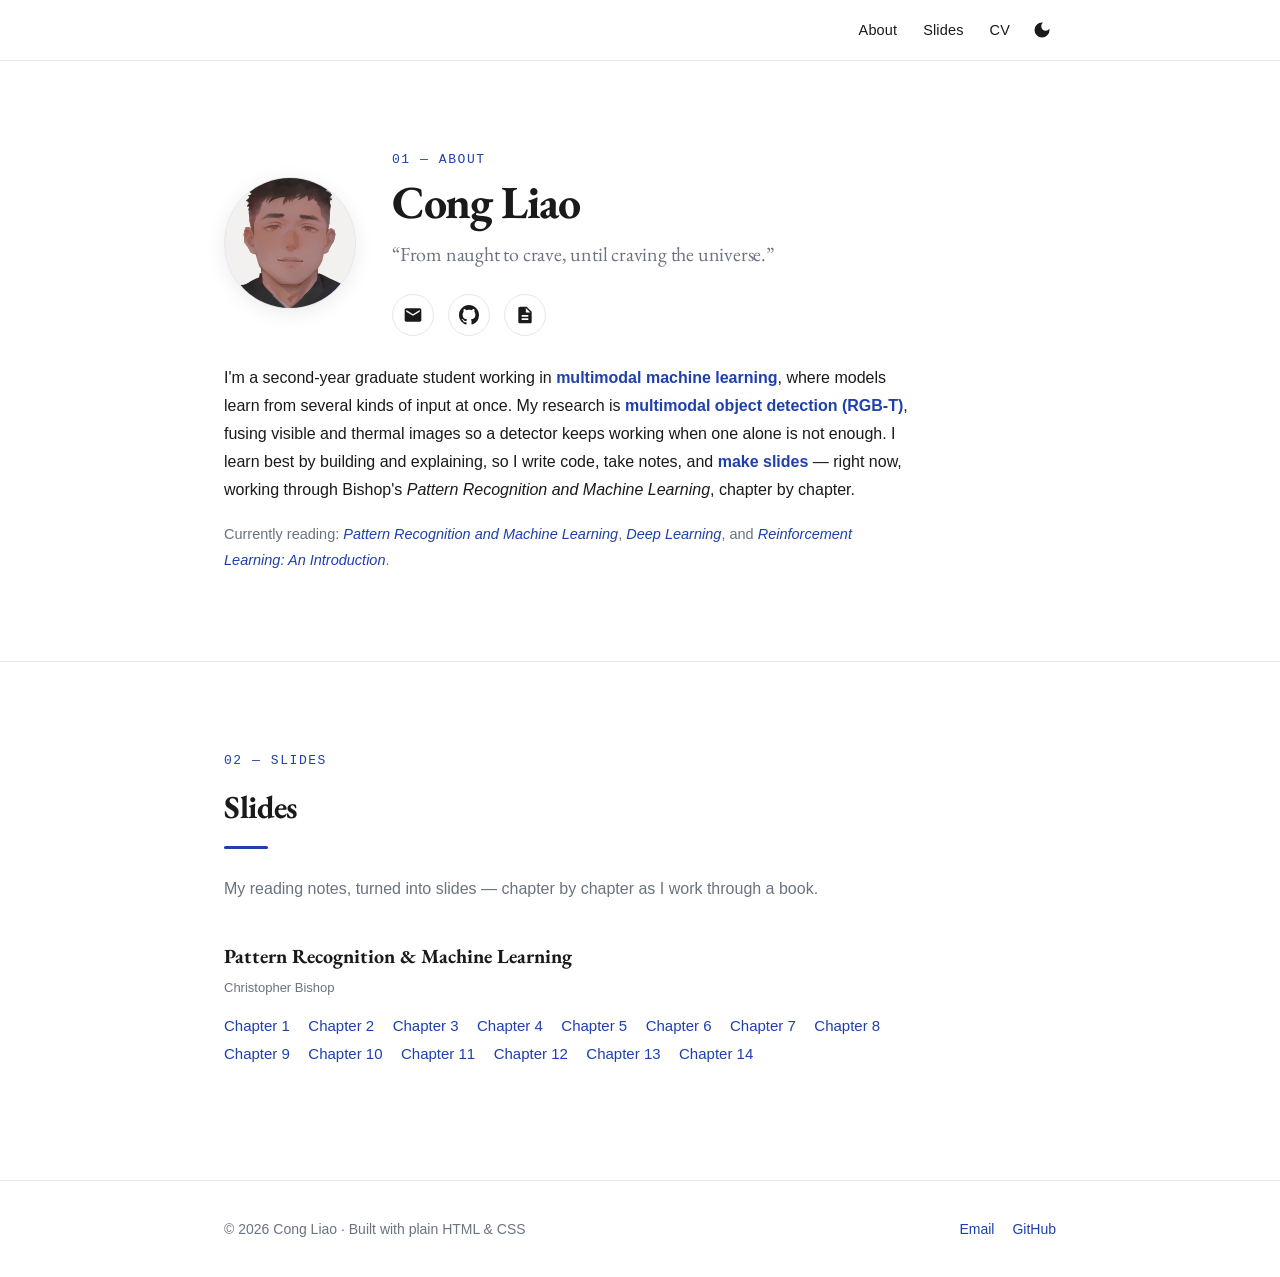
<file: index.html>
<!DOCTYPE html>
<html lang="en">
<head>
  <meta charset="UTF-8" />
  <meta name="viewport" content="width=device-width, initial-scale=1.0" />
  <meta name="description" content="Cong Liao's personal homepage — research and reading notes." />
  <title>Cong Liao</title>
  <script>
    document.documentElement.classList.add('js'); // 标记 JS 可用（用于滚动浮现动画）
    // 尽早设置主题，避免刷新时闪白：优先已保存的选择，其次跟随系统
    (function () {
      try {
        var t = localStorage.getItem('theme');
        if (t === 'dark' || (!t && window.matchMedia('(prefers-color-scheme: dark)').matches)) {
          document.documentElement.setAttribute('data-theme', 'dark');
        }
      } catch (e) {}
    })();
  </script>
  <link rel="icon" href="data:image/svg+xml,<svg xmlns='http://www.w3.org/2000/svg' viewBox='0 0 100 100'><text y='.9em' font-size='90'>🔥</text></svg>" />
  <link rel="preconnect" href="https://fonts.googleapis.com" />
  <link rel="preconnect" href="https://fonts.gstatic.com" crossorigin />
  <link href="https://fonts.googleapis.com/css2?family=EB+Garamond:ital,wght@0,400;0,500;0,600;1,400&display=swap" rel="stylesheet" />
  <link rel="stylesheet" href="style.css" />
</head>
<body>

  <!-- ============ 顶部导航 ============ -->
  <nav class="navbar">
    <div class="container nav-inner">
      <div class="nav-right">
        <ul class="nav-links" id="navLinks">
          <li><a href="#about">About</a></li>
          <li><a href="#slides">Slides</a></li>
          <li><a href="cv.html" target="_blank" rel="noopener">CV</a></li>
        </ul>
        <button class="theme-toggle" id="themeToggle" aria-label="Toggle dark mode">
          <svg class="icon-moon" viewBox="0 0 24 24" aria-hidden="true"><path d="M12 3a9 9 0 1 0 9 9c0-.46-.04-.92-.1-1.36a5.39 5.39 0 0 1-4.4 2.26 5.4 5.4 0 0 1-5.4-5.4c0-1.81.89-3.42 2.26-4.4A9 9 0 0 0 12 3z"/></svg>
          <svg class="icon-sun" viewBox="0 0 24 24" aria-hidden="true"><path d="M12 7c-2.76 0-5 2.24-5 5s2.24 5 5 5 5-2.24 5-5-2.24-5-5-5zM2 13h2c.55 0 1-.45 1-1s-.45-1-1-1H2c-.55 0-1 .45-1 1s.45 1 1 1zm18 0h2c.55 0 1-.45 1-1s-.45-1-1-1h-2c-.55 0-1 .45-1 1s.45 1 1 1zM11 2v2c0 .55.45 1 1 1s1-.45 1-1V2c0-.55-.45-1-1-1s-1 .45-1 1zm0 18v2c0 .55.45 1 1 1s1-.45 1-1v-2c0-.55-.45-1-1-1s-1 .45-1 1zM5.99 4.58c-.39-.39-1.03-.39-1.41 0-.39.39-.39 1.03 0 1.41l1.06 1.06c.39.39 1.03.39 1.41 0s.39-1.03 0-1.41L5.99 4.58zm12.37 12.37c-.39-.39-1.03-.39-1.41 0-.39.39-.39 1.03 0 1.41l1.06 1.06c.39.39 1.03.39 1.41 0 .39-.39.39-1.03 0-1.41l-1.06-1.06zm1.06-10.96c.39-.39.39-1.03 0-1.41-.39-.39-1.03-.39-1.41 0l-1.06 1.06c-.39.39-.39 1.03 0 1.41s1.03.39 1.41 0l1.06-1.06zM7.05 18.36c.39-.39.39-1.03 0-1.41-.39-.39-1.03-.39-1.41 0l-1.06 1.06c-.39.39-.39 1.03 0 1.41s1.03.39 1.41 0l1.06-1.06z"/></svg>
        </button>
        <button class="nav-toggle" id="navToggle" aria-label="Toggle menu">
          <span></span><span></span><span></span>
        </button>
      </div>
    </div>
  </nav>

  <main>
    <!-- ============ 自我介绍（名字、头像、社交链接都在这里） ============ -->
    <section id="about">
      <div class="container">
        <div class="about-head reveal">
          <!-- 头像：动漫化头像（原图不公开） -->
          <div class="avatar">
            <img class="avatar-img" src="assets/avatar.png" alt="Cong Liao" />
          </div>
          <div class="about-intro">
            <p class="section-label">01 — About</p>
            <h1>Cong Liao</h1>
            <p class="about-tagline">&ldquo;From naught to crave, until craving the universe.&rdquo;</p>
            <div class="social">
              <a class="social-link" href="mailto:trent@stu2025.jnu.edu.cn" aria-label="Email">
                <svg viewBox="0 0 24 24" aria-hidden="true"><path d="M20 4H4c-1.1 0-2 .9-2 2v12c0 1.1.9 2 2 2h16c1.1 0 2-.9 2-2V6c0-1.1-.9-2-2-2zm0 4-8 5-8-5V6l8 5 8-5v2z"/></svg>
              </a>
              <a class="social-link" href="https://github.com/caojieqiren" target="_blank" rel="noopener" aria-label="GitHub">
                <svg viewBox="0 0 16 16" aria-hidden="true"><path d="M8 0C3.58 0 0 3.58 0 8c0 3.54 2.29 6.53 5.47 7.59.4.07.55-.17.55-.38 0-.19-.01-.82-.01-1.49-2.01.37-2.53-.49-2.69-.94-.09-.23-.48-.94-.82-1.13-.28-.15-.68-.52-.01-.53.63-.01 1.08.58 1.23.82.72 1.21 1.87.87 2.33.66.07-.52.28-.87.51-1.07-1.78-.2-3.64-.89-3.64-3.95 0-.87.31-1.59.82-2.15-.08-.2-.36-1.02.08-2.12 0 0 .67-.21 2.2.82.64-.18 1.32-.27 2-.27s1.36.09 2 .27c1.53-1.04 2.2-.82 2.2-.82.44 1.1.16 1.92.08 2.12.51.56.82 1.27.82 2.15 0 3.07-1.87 3.75-3.65 3.95.29.25.54.73.54 1.48 0 1.07-.01 1.93-.01 2.2 0 .21.15.46.55.38A8.01 8.01 0 0 0 16 8c0-4.42-3.58-8-8-8z"/></svg>
              </a>
              <a class="social-link" href="cv.html" aria-label="CV">
                <svg viewBox="0 0 24 24" aria-hidden="true"><path d="M14 2H6c-1.1 0-2 .9-2 2v16c0 1.1.9 2 2 2h12c1.1 0 2-.9 2-2V8l-6-6zm2 16H8v-2h8v2zm0-4H8v-2h8v2zm-3-5V3.5L18.5 9H13z"/></svg>
              </a>
            </div>
          </div>
        </div>
        <div class="about-body reveal">
          <p>
            I'm a second-year graduate student working in <strong>multimodal machine
            learning</strong>, where models learn from several kinds of input at once.
            My research is <strong>multimodal object detection (RGB-T)</strong>, fusing
            visible and thermal images so a detector keeps working when one alone is
            not enough. I learn best by building and explaining, so I write code, take
            notes, and <strong>make slides</strong> — right now, working through
            Bishop's <em>Pattern Recognition and Machine Learning</em>, chapter by
            chapter.
          </p>
          <p class="reading">
            Currently reading:
            <em><a href="https://www.microsoft.com/en-us/research/publication/pattern-recognition-machine-learning/" target="_blank" rel="noopener">Pattern Recognition and Machine Learning</a></em>,
            <em><a href="https://www.deeplearningbook.org/" target="_blank" rel="noopener">Deep Learning</a></em>, and
            <em><a href="http://incompleteideas.net/book/the-book-2nd.html" target="_blank" rel="noopener">Reinforcement Learning: An Introduction</a></em>.
          </p>
        </div>
      </div>
    </section>

    <!-- ============ 幻灯片 Slides ============ -->
    <section id="slides">
      <div class="container">
        <p class="section-label">02 — Slides</p>
        <h2>Slides</h2>
        <p class="section-desc">My reading notes, turned into slides — chapter by chapter as I work through a book.</p>

        <div class="entry-list">

          <article class="entry reveal">
            <h3 class="entry-title">Pattern Recognition &amp; Machine Learning</h3>
            <p class="entry-meta">Christopher Bishop</p>
            <p class="entry-links">
              <a href="slides/prml-ch1.pdf">Chapter 1</a>
              <a href="slides/prml-ch2.pdf">Chapter 2</a>
              <a href="slides/prml-ch3.pdf">Chapter 3</a>
              <a href="slides/prml-ch4.pdf">Chapter 4</a>
              <a href="slides/prml-ch5.pdf">Chapter 5</a>
              <a href="slides/prml-ch6.pdf">Chapter 6</a>
              <a href="slides/prml-ch7.pdf">Chapter 7</a>
              <a href="slides/prml-ch8.pdf">Chapter 8</a>
              <a href="slides/prml-ch9.pdf">Chapter 9</a>
              <a href="slides/prml-ch10.pdf">Chapter 10</a>
              <a href="slides/prml-ch11.pdf">Chapter 11</a>
              <a href="slides/prml-ch12.pdf">Chapter 12</a>
              <a href="slides/prml-ch13.pdf">Chapter 13</a>
              <a href="slides/prml-ch14.pdf">Chapter 14</a>
            </p>
          </article>

        </div>
      </div>
    </section>

  </main>

  <!-- ============ 页脚 ============ -->
  <footer>
    <div class="container footer-inner">
      <p>© <span id="year"></span> Cong Liao · Built with plain HTML &amp; CSS</p>
      <p class="footer-links">
        <a href="mailto:trent@stu2025.jnu.edu.cn">Email</a>
        <a href="https://github.com/caojieqiren" target="_blank" rel="noopener">GitHub</a>
      </p>
    </div>
  </footer>

  <script src="script.js"></script>
</body>
</html>
</file>
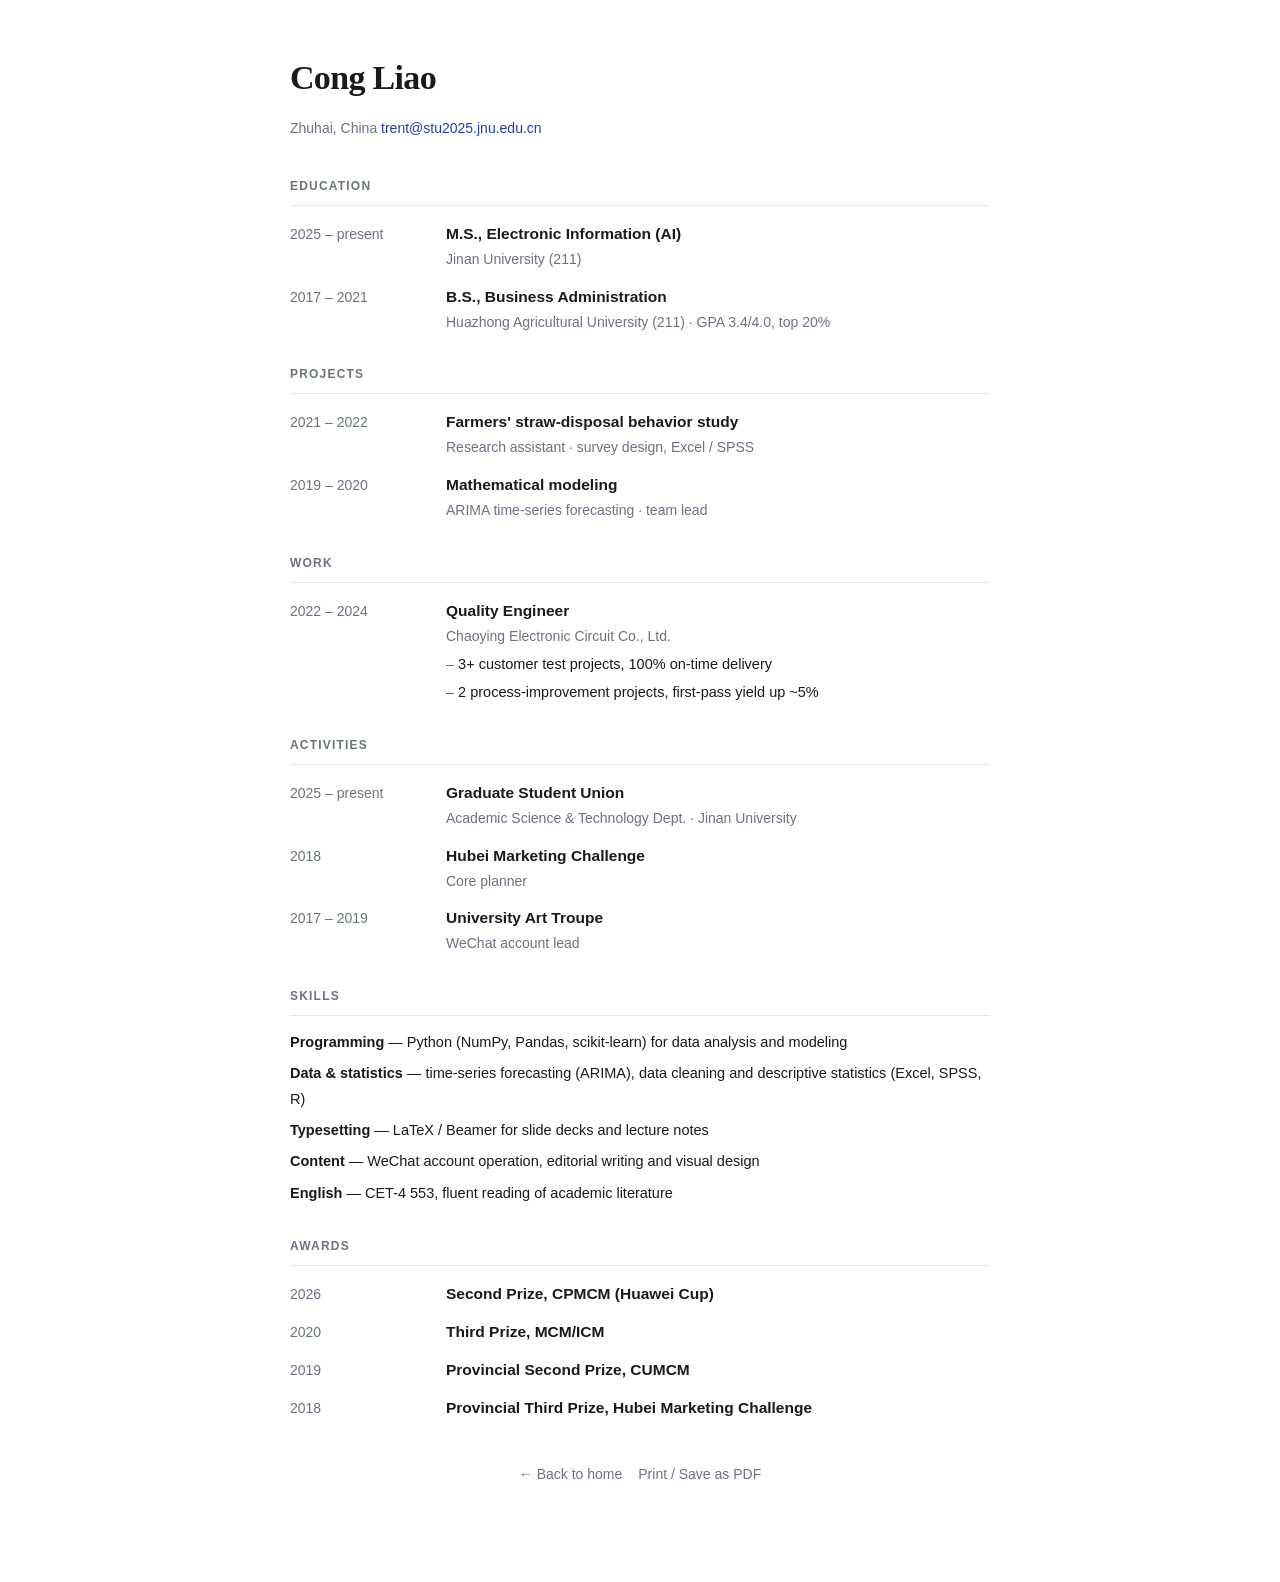
<file: cv.html>
<!DOCTYPE html>
<html lang="en">
<head>
  <meta charset="UTF-8" />
  <meta name="viewport" content="width=device-width, initial-scale=1.0" />
  <script>
    // 尽早设置主题，避免刷新时闪白：优先已保存的选择，其次跟随系统
    // 与 index.html 保持一致；本页不放切换按钮，主题由首页设置
    (function () {
      try {
        var t = localStorage.getItem('theme');
        if (t === 'dark' || (!t && window.matchMedia('(prefers-color-scheme: dark)').matches)) {
          document.documentElement.setAttribute('data-theme', 'dark');
        }
      } catch (e) {}
    })();
  </script>
  <title>Cong Liao · CV</title>
  <link rel="icon" href="data:image/svg+xml,<svg xmlns='http://www.w3.org/2000/svg' viewBox='0 0 100 100'><text y='.9em' font-size='90'>🔥</text></svg>" />
  <link rel="stylesheet" href="style.css" />
  <style>
    /* CV：极简、流水账式记录，只用分隔线与两栏对齐 */
    .cv-wrap { padding: 48px 24px 96px; }
    .cv-page { max-width: 700px; margin: 0 auto; }

    .cv-header { margin-bottom: 36px; }
    .cv-header h1 { font-family: var(--font-serif); font-size: 34px; font-weight: 700; letter-spacing: -0.02em; }
    .cv-contact { margin-top: 8px; color: var(--muted); font-size: 14px; }

    .cv-section { margin-bottom: 30px; }
    .cv-section h2 {
      font-family: var(--font-sans);
      font-size: 12px;
      font-weight: 600;
      letter-spacing: 0.1em;
      text-transform: uppercase;
      color: var(--muted);
      border-bottom: 1px solid var(--border);
      padding-bottom: 8px;
      margin-bottom: 14px;
    }

    .cv-item { display: flex; gap: 24px; margin-bottom: 11px; }
    .cv-item:last-child { margin-bottom: 0; }
    .cv-item-date { flex: 0 0 132px; color: var(--muted); font-size: 14px; padding-top: 2px; }
    .cv-item-body { flex: 1; min-width: 0; }
    .cv-item-title { font-weight: 600; font-size: 15.5px; }
    .cv-item-place { color: var(--muted); font-size: 14px; }
    .cv-item ul { list-style: none; margin-top: 4px; }
    .cv-item li { font-size: 14.5px; }
    .cv-item li + li { margin-top: 2px; }
    .cv-item li::before { content: "–  "; color: var(--muted); }

    .cv-skill { list-style: none; font-size: 14.5px; }
    .cv-skill li + li { margin-top: 6px; }

    .cv-tools { display: flex; gap: 16px; justify-content: center; margin-top: 40px; }
    .cv-tools a { font-size: 14px; color: var(--muted); }
    .cv-tools a:hover { color: var(--accent); text-decoration: none; }

    @media (max-width: 640px) {
      .cv-item { flex-direction: column; gap: 2px; }
      .cv-item-date { flex: none; }
    }

    @media print {
      /* 屏幕显示跟随主题，但打印 / 另存 PDF 一律使用浅色，保证文字与背景可读 */
      :root, [data-theme="dark"] {
        --bg: #ffffff;
        --nav-bg: #ffffff;
        --bg-soft: #f7f8fa;
        --text: #1a1a1a;
        --muted: #6b7280;
        --border: #e5e7eb;
        --accent: #1e40af;
        --accent-soft: #eef2ff;
      }
      .cv-tools { display: none; }
    }
  </style>
</head>
<body>

  <div class="cv-wrap">
    <div class="cv-page">
      <header class="cv-header">
        <h1>Cong Liao</h1>
        <p class="cv-contact">Zhuhai, China <a href="mailto:trent@stu2025.jnu.edu.cn">trent@stu2025.jnu.edu.cn</a></p>
      </header>

      <section class="cv-section">
        <h2>Education</h2>
        <div class="cv-item">
          <div class="cv-item-date">2025 – present</div>
          <div class="cv-item-body">
            <div class="cv-item-title">M.S., Electronic Information (AI)</div>
            <div class="cv-item-place">Jinan University (211)</div>
          </div>
        </div>
        <div class="cv-item">
          <div class="cv-item-date">2017 – 2021</div>
          <div class="cv-item-body">
            <div class="cv-item-title">B.S., Business Administration</div>
            <div class="cv-item-place">Huazhong Agricultural University (211) · GPA 3.4/4.0, top 20%</div>
          </div>
        </div>
      </section>

      <section class="cv-section">
        <h2>Projects</h2>
        <div class="cv-item">
          <div class="cv-item-date">2021 – 2022</div>
          <div class="cv-item-body">
            <div class="cv-item-title">Farmers' straw-disposal behavior study</div>
            <div class="cv-item-place">Research assistant · survey design, Excel / SPSS</div>
          </div>
        </div>
        <div class="cv-item">
          <div class="cv-item-date">2019 – 2020</div>
          <div class="cv-item-body">
            <div class="cv-item-title">Mathematical modeling</div>
            <div class="cv-item-place">ARIMA time-series forecasting · team lead</div>
          </div>
        </div>
      </section>

      <section class="cv-section">
        <h2>Work</h2>
        <div class="cv-item">
          <div class="cv-item-date">2022 – 2024</div>
          <div class="cv-item-body">
            <div class="cv-item-title">Quality Engineer</div>
            <div class="cv-item-place">Chaoying Electronic Circuit Co., Ltd.</div>
            <ul>
              <li>3+ customer test projects, 100% on-time delivery</li>
              <li>2 process-improvement projects, first-pass yield up ~5%</li>
            </ul>
          </div>
        </div>
      </section>

      <section class="cv-section">
        <h2>Activities</h2>
        <div class="cv-item">
          <div class="cv-item-date">2025 – present</div>
          <div class="cv-item-body">
            <div class="cv-item-title">Graduate Student Union</div>
            <div class="cv-item-place">Academic Science &amp; Technology Dept. · Jinan University</div>
          </div>
        </div>
        <div class="cv-item">
          <div class="cv-item-date">2018</div>
          <div class="cv-item-body">
            <div class="cv-item-title">Hubei Marketing Challenge</div>
            <div class="cv-item-place">Core planner</div>
          </div>
        </div>
        <div class="cv-item">
          <div class="cv-item-date">2017 – 2019</div>
          <div class="cv-item-body">
            <div class="cv-item-title">University Art Troupe</div>
            <div class="cv-item-place">WeChat account lead</div>
          </div>
        </div>
      </section>

      <section class="cv-section">
        <h2>Skills</h2>
        <ul class="cv-skill">
          <li><b>Programming</b> — Python (NumPy, Pandas, scikit-learn) for data analysis and modeling</li>
          <li><b>Data &amp; statistics</b> — time-series forecasting (ARIMA), data cleaning and descriptive statistics (Excel, SPSS, R)</li>
          <li><b>Typesetting</b> — LaTeX / Beamer for slide decks and lecture notes</li>
          <li><b>Content</b> — WeChat account operation, editorial writing and visual design</li>
          <li><b>English</b> — CET-4 553, fluent reading of academic literature</li>
        </ul>
      </section>

      <section class="cv-section">
        <h2>Awards</h2>
        <div class="cv-item">
          <div class="cv-item-date">2026</div>
          <div class="cv-item-body">
            <div class="cv-item-title">Second Prize, CPMCM (Huawei Cup)</div>
          </div>
        </div>
        <div class="cv-item">
          <div class="cv-item-date">2020</div>
          <div class="cv-item-body">
            <div class="cv-item-title">Third Prize, MCM/ICM</div>
          </div>
        </div>
        <div class="cv-item">
          <div class="cv-item-date">2019</div>
          <div class="cv-item-body">
            <div class="cv-item-title">Provincial Second Prize, CUMCM</div>
          </div>
        </div>
        <div class="cv-item">
          <div class="cv-item-date">2018</div>
          <div class="cv-item-body">
            <div class="cv-item-title">Provincial Third Prize, Hubei Marketing Challenge</div>
          </div>
        </div>
      </section>
    </div>

    <div class="cv-tools">
      <a href="index.html">← Back to home</a>
      <a href="#" onclick="window.print(); return false;">Print / Save as PDF</a>
    </div>
  </div>

</body>
</html>
</file>
<file: style.css>
/* ============================================================
   个人主页样式 · 极简学术风
   想改颜色：改下面 :root 里的 --accent 等变量即可
   ============================================================ */

:root {
  --bg: #ffffff;
  --nav-bg: rgba(255, 255, 255, 0.9);
  --bg-soft: #f7f8fa;
  --text: #1a1a1a;
  --muted: #6b7280;
  --border: #e5e7eb;
  --accent: #1e40af;        /* 强调色（链接、下划线、图标悬停） */
  --accent-soft: #eef2ff;   /* 强调色的浅色版（悬停背景） */
  --font-sans: -apple-system, BlinkMacSystemFont, "Segoe UI", "Helvetica Neue",
    Arial, "PingFang SC", "Microsoft YaHei", sans-serif;
  /* 衬线字体：标题/名字用，和正文形成对比（参考 al-folio 的 Roboto Slab） */
  --font-serif: "EB Garamond", "Charter", "Iowan Old Style", Georgia, "Songti SC",
    "Noto Serif SC", "Source Han Serif SC", serif;
  --font-mono: "SF Mono", ui-monospace, Menlo, Consolas, monospace;
  --maxw: 880px;
  --measure: 78ch;   /* 正文每行最大字符数（阅读舒适线宽，放宽一些） */
  --radius: 12px;
}

/* 深色模式配色：切换按钮给 <html> 加 data-theme="dark" 后生效 */
[data-theme="dark"] {
  --bg: #0f172a;
  --nav-bg: rgba(15, 23, 42, 0.9);
  --bg-soft: #1e293b;
  --text: #e2e8f0;
  --muted: #94a3b8;
  --border: #334155;
  --accent: #8ab4f8;
  --accent-soft: #1e2f4a;
}

* { box-sizing: border-box; margin: 0; padding: 0; }

html { scroll-behavior: smooth; }

body {
  font-family: var(--font-sans);
  font-size: 16px;
  color: var(--text);
  background: var(--bg);
  line-height: 1.75;
  -webkit-font-smoothing: antialiased;
  text-rendering: optimizeLegibility;
}

a { color: var(--accent); text-decoration: none; }
a:hover { text-decoration: underline; }

/* 重点文字加强：加粗 + 强调色（用于自我介绍里的关键词） */
strong { font-weight: 600; color: var(--accent); }

/* 标题统一用衬线字体，与正文形成对比 */
h1, h2, h3 { font-family: var(--font-serif); text-rendering: optimizeLegibility; }

.container { max-width: var(--maxw); margin: 0 auto; padding: 0 24px; }

/* ============ 顶部导航 ============ */
.navbar {
  position: sticky;
  top: 0;
  z-index: 10;
  background: var(--nav-bg);
  backdrop-filter: blur(8px);
  border-bottom: 1px solid var(--border);
}
.nav-inner {
  display: flex;
  align-items: center;
  justify-content: flex-end;
  height: 60px;
}

.nav-links { list-style: none; display: flex; gap: 26px; }
.nav-links a { color: var(--text); font-size: 14.5px; letter-spacing: 0.01em; }
.nav-links a:hover { color: var(--accent); text-decoration: none; }

/* 右侧组合：导航链接 + 主题切换 + 汉堡按钮 */
.nav-right { display: flex; align-items: center; gap: 18px; }

/* 深色模式切换按钮（太阳/月亮） */
.theme-toggle {
  background: none;
  border: none;
  cursor: pointer;
  color: var(--text);
  padding: 4px;
  display: inline-flex;
  align-items: center;
  justify-content: center;
}
.theme-toggle svg { width: 20px; height: 20px; fill: currentColor; }
.theme-toggle .icon-sun { display: none; }
[data-theme="dark"] .theme-toggle .icon-sun { display: block; }
[data-theme="dark"] .theme-toggle .icon-moon { display: none; }

/* 移动端菜单按钮（桌面隐藏） */
.nav-toggle {
  display: none;
  flex-direction: column;
  gap: 5px;
  background: none;
  border: none;
  cursor: pointer;
  padding: 4px;
}
.nav-toggle span {
  width: 22px; height: 2px;
  background: var(--text);
  transition: transform 0.2s ease, opacity 0.2s ease;
}

/* ============ 自我介绍（About）头部 ============ */
.about-head {
  display: flex;
  align-items: center;
  gap: 36px;
  margin-bottom: 28px;
}
.about-intro h1 {
  font-size: 46px;
  font-weight: 700;
  letter-spacing: -0.03em;
  line-height: 1.08;
  margin-bottom: 10px;
}
.about-tagline {
  font-family: var(--font-serif);
  font-size: 20px;
  letter-spacing: -0.01em;
  color: var(--muted);
  margin-bottom: 22px;
}
.about-body p { max-width: var(--measure); }
.about-body p + p { margin-top: 18px; }
.about-body .reading { font-size: 14.5px; color: var(--muted); }
.about-body .reading em { color: var(--text); }

/* 圆形社交图标按钮 */
.social { display: flex; gap: 14px; }
.social-link {
  width: 42px;
  height: 42px;
  display: inline-flex;
  align-items: center;
  justify-content: center;
  border: 1px solid var(--border);
  border-radius: 50%;
  color: var(--text);
  transition: color 0.15s ease, border-color 0.15s ease, transform 0.15s ease;
}
.social-link:hover {
  border-color: var(--accent);
  color: var(--accent);
  transform: translateY(-2px);
  text-decoration: none;
}
.social-link svg { width: 20px; height: 20px; fill: currentColor; }

/* 头像占位圆形 */
.avatar {
  flex-shrink: 0;
  width: 132px;
  height: 132px;
  border-radius: 50%;
  background: var(--accent-soft);
  color: var(--accent);
  display: flex;
  align-items: center;
  justify-content: center;
  font-size: 28px;
  font-weight: 600;
  border: 1px solid var(--border);
  box-shadow: 0 4px 20px rgba(0, 0, 0, 0.08);
}
.avatar-img {
  width: 100%; height: 100%;
  border-radius: 50%;
  object-fit: cover;
  display: block;
}

/* ============ 章节通用 ============ */
main section { padding: 88px 0; scroll-margin-top: 84px; }
main section + section { border-top: 1px solid var(--border); }
.section-label {
  font-family: var(--font-mono);
  font-size: 13px;
  color: var(--accent);
  letter-spacing: 0.12em;
  text-transform: uppercase;
  margin-bottom: 6px;
}
h2 { font-size: 28px; letter-spacing: -0.01em; margin-bottom: 20px; }

/* 主页章节标题下的强调色小横线（只作用于 <main> 里的 h2，不影响 CV 页） */
main h2 {
  font-size: 32px;
  position: relative;
  padding-bottom: 14px;
  margin-bottom: 26px;
}
main h2::after {
  content: "";
  position: absolute;
  left: 0; bottom: 0;
  width: 44px; height: 3px;
  background: var(--accent);
  border-radius: 2px;
}
.section-desc { color: var(--muted); margin-bottom: 12px; }
main section p { max-width: var(--measure); }

/* ============ 读书笔记 / Slides 列表（极简：只用分隔线，不用卡片框） ============ */
.entry-list { margin-top: 0; }
.entry {
  padding: 24px 0;
  border-bottom: 1px solid var(--border);
}
.entry:last-child { border-bottom: none; }
.entry-title { font-size: 20px; margin-bottom: 3px; }
.entry-meta { color: var(--muted); font-size: 13px; margin-bottom: 10px; }
.entry-text { font-size: 15.5px; }
.entry-links { margin-top: 12px; }
.entry-links a { font-size: 15px; margin-right: 14px; white-space: nowrap; }

/* ============ 滚动浮现动画 ============ */
/* 仅当 JS 可用时先隐藏再浮现；无 JS 或用户偏好减少动态时内容直接显示 */
.js .reveal {
  opacity: 0;
  transform: translateY(18px);
  transition: opacity 0.6s ease, transform 0.6s ease;
}
.js .reveal.in { opacity: 1; transform: none; }

/* 相邻条目轻微错开出现，更有节奏感 */
.entry-list .reveal:nth-child(2) { transition-delay: 0.07s; }
.entry-list .reveal:nth-child(3) { transition-delay: 0.14s; }
.about-body.reveal { transition-delay: 0.1s; }

@media (prefers-reduced-motion: reduce) {
  .js .reveal { opacity: 1; transform: none; transition: none; }
}

/* ============ 页脚 ============ */
footer { border-top: 1px solid var(--border); padding: 36px 0; }
.footer-inner {
  display: flex;
  align-items: center;
  justify-content: space-between;
  color: var(--muted);
  font-size: 14px;
}
.footer-links { display: flex; gap: 18px; }

/* ============ 选中文字 & 键盘焦点 ============ */
::selection { background: var(--accent); color: var(--bg); }
a:focus-visible,
button:focus-visible {
  outline: 2px solid var(--accent);
  outline-offset: 2px;
  border-radius: 4px;
}

/* ============ 响应式（手机） ============ */
@media (max-width: 640px) {
  .about-head { flex-direction: column; align-items: flex-start; gap: 24px; }
  .about-intro h1 { font-size: 36px; }

  .nav-toggle { display: flex; }
  .nav-links {
    display: none;
    position: absolute;
    top: 60px; left: 0; right: 0;
    flex-direction: column;
    gap: 0;
    background: var(--bg);
    border-bottom: 1px solid var(--border);
    padding: 8px 24px 16px;
  }
  .nav-links.open { display: flex; }
  .nav-links li { padding: 10px 0; }

  .entry-links a { margin-right: 12px; }

  .footer-inner { flex-direction: column; gap: 8px; align-items: flex-start; }
}
</file>
